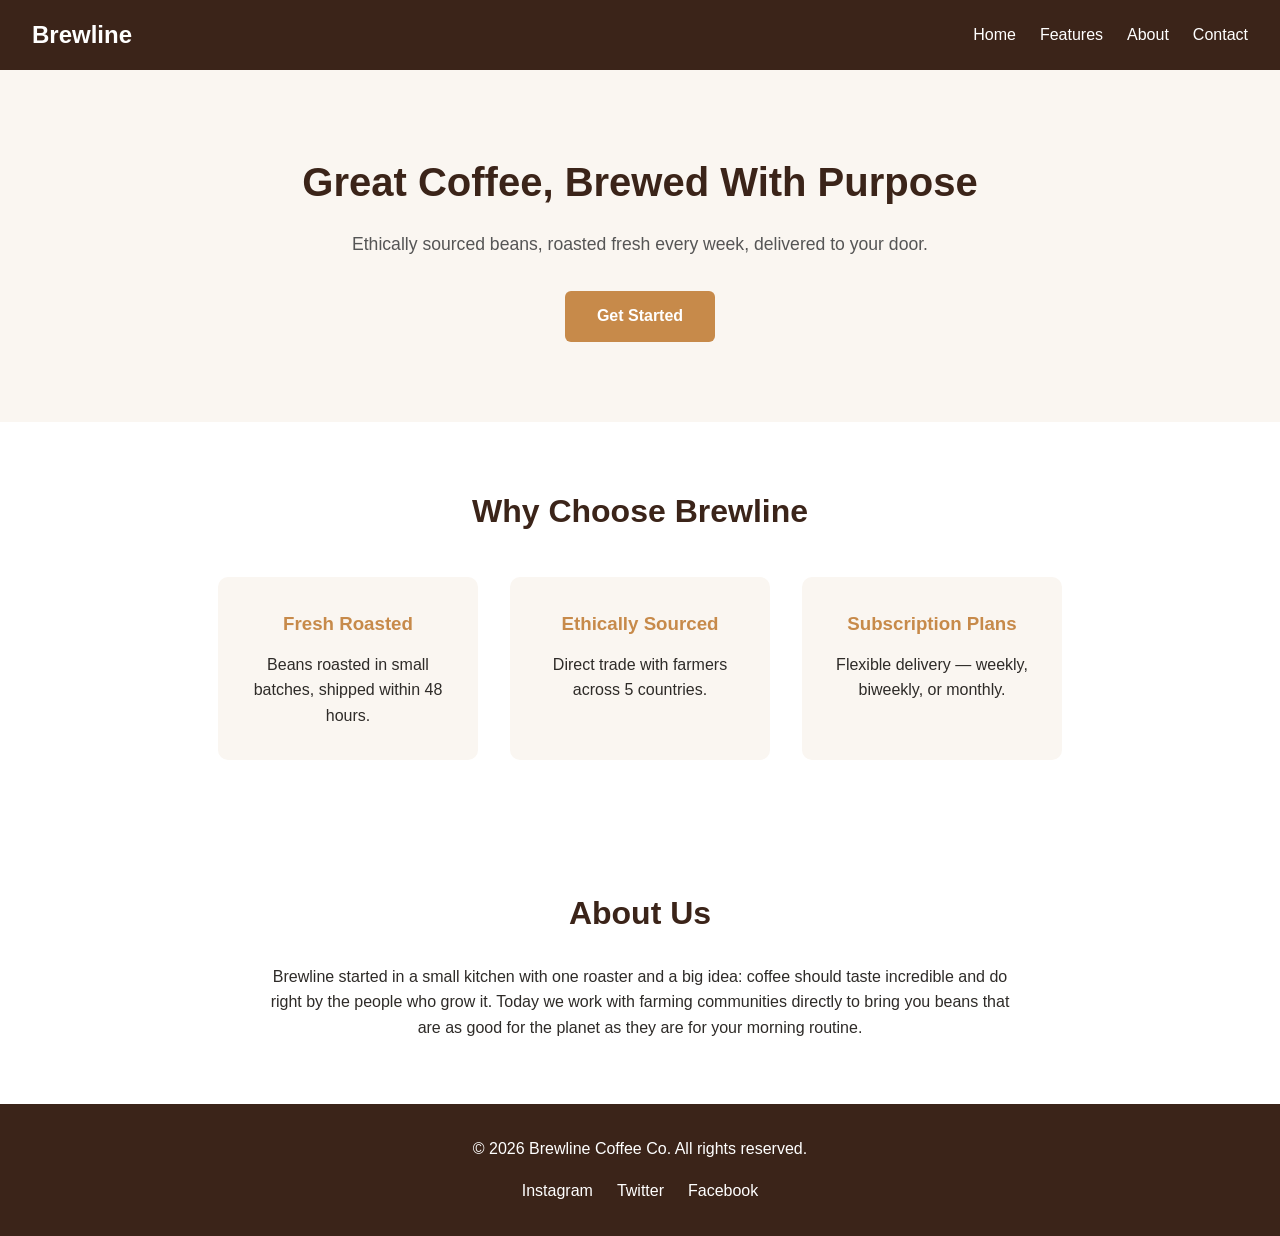
<file: WebDev-L1-LandingPage/index.html>
<!DOCTYPE html>
<html lang="en">
<head>
  <meta charset="UTF-8" />
  <meta name="viewport" content="width=device-width, initial-scale=1.0" />
  <title>Brewline Coffee Co.</title>
  <link rel="stylesheet" href="style.css" />
</head>
<body>

  <!-- NAVIGATION BAR -->
  <header class="navbar">
    <div class="logo">Brewline</div>
    <nav>
      <ul class="nav-links">
        <li><a href="#hero">Home</a></li>
        <li><a href="#features">Features</a></li>
        <li><a href="#about">About</a></li>
        <li><a href="#footer">Contact</a></li>
      </ul>
    </nav>
  </header>

  <!-- HERO SECTION -->
  <section id="hero" class="hero">
    <h1>Great Coffee, Brewed With Purpose</h1>
    <p>Ethically sourced beans, roasted fresh every week, delivered to your door.</p>
    <a href="#features" class="cta-btn">Get Started</a>
  </section>

  <!-- FEATURES SECTION -->
  <section id="features" class="features">
    <h2>Why Choose Brewline</h2>
    <div class="feature-cards">
      <div class="card">
        <h3>Fresh Roasted</h3>
        <p>Beans roasted in small batches, shipped within 48 hours.</p>
      </div>
      <div class="card">
        <h3>Ethically Sourced</h3>
        <p>Direct trade with farmers across 5 countries.</p>
      </div>
      <div class="card">
        <h3>Subscription Plans</h3>
        <p>Flexible delivery — weekly, biweekly, or monthly.</p>
      </div>
    </div>
  </section>

  <!-- ABOUT SECTION -->
  <section id="about" class="about">
    <h2>About Us</h2>
    <p>
      Brewline started in a small kitchen with one roaster and a big idea:
      coffee should taste incredible and do right by the people who grow it.
      Today we work with farming communities directly to bring you beans
      that are as good for the planet as they are for your morning routine.
    </p>
  </section>

  <!-- FOOTER -->
  <footer id="footer" class="footer">
    <p>&copy; 2026 Brewline Coffee Co. All rights reserved.</p>
    <div class="socials">
      <a href="#">Instagram</a>
      <a href="#">Twitter</a>
      <a href="#">Facebook</a>
    </div>
  </footer>

</body>
</html>
</file>
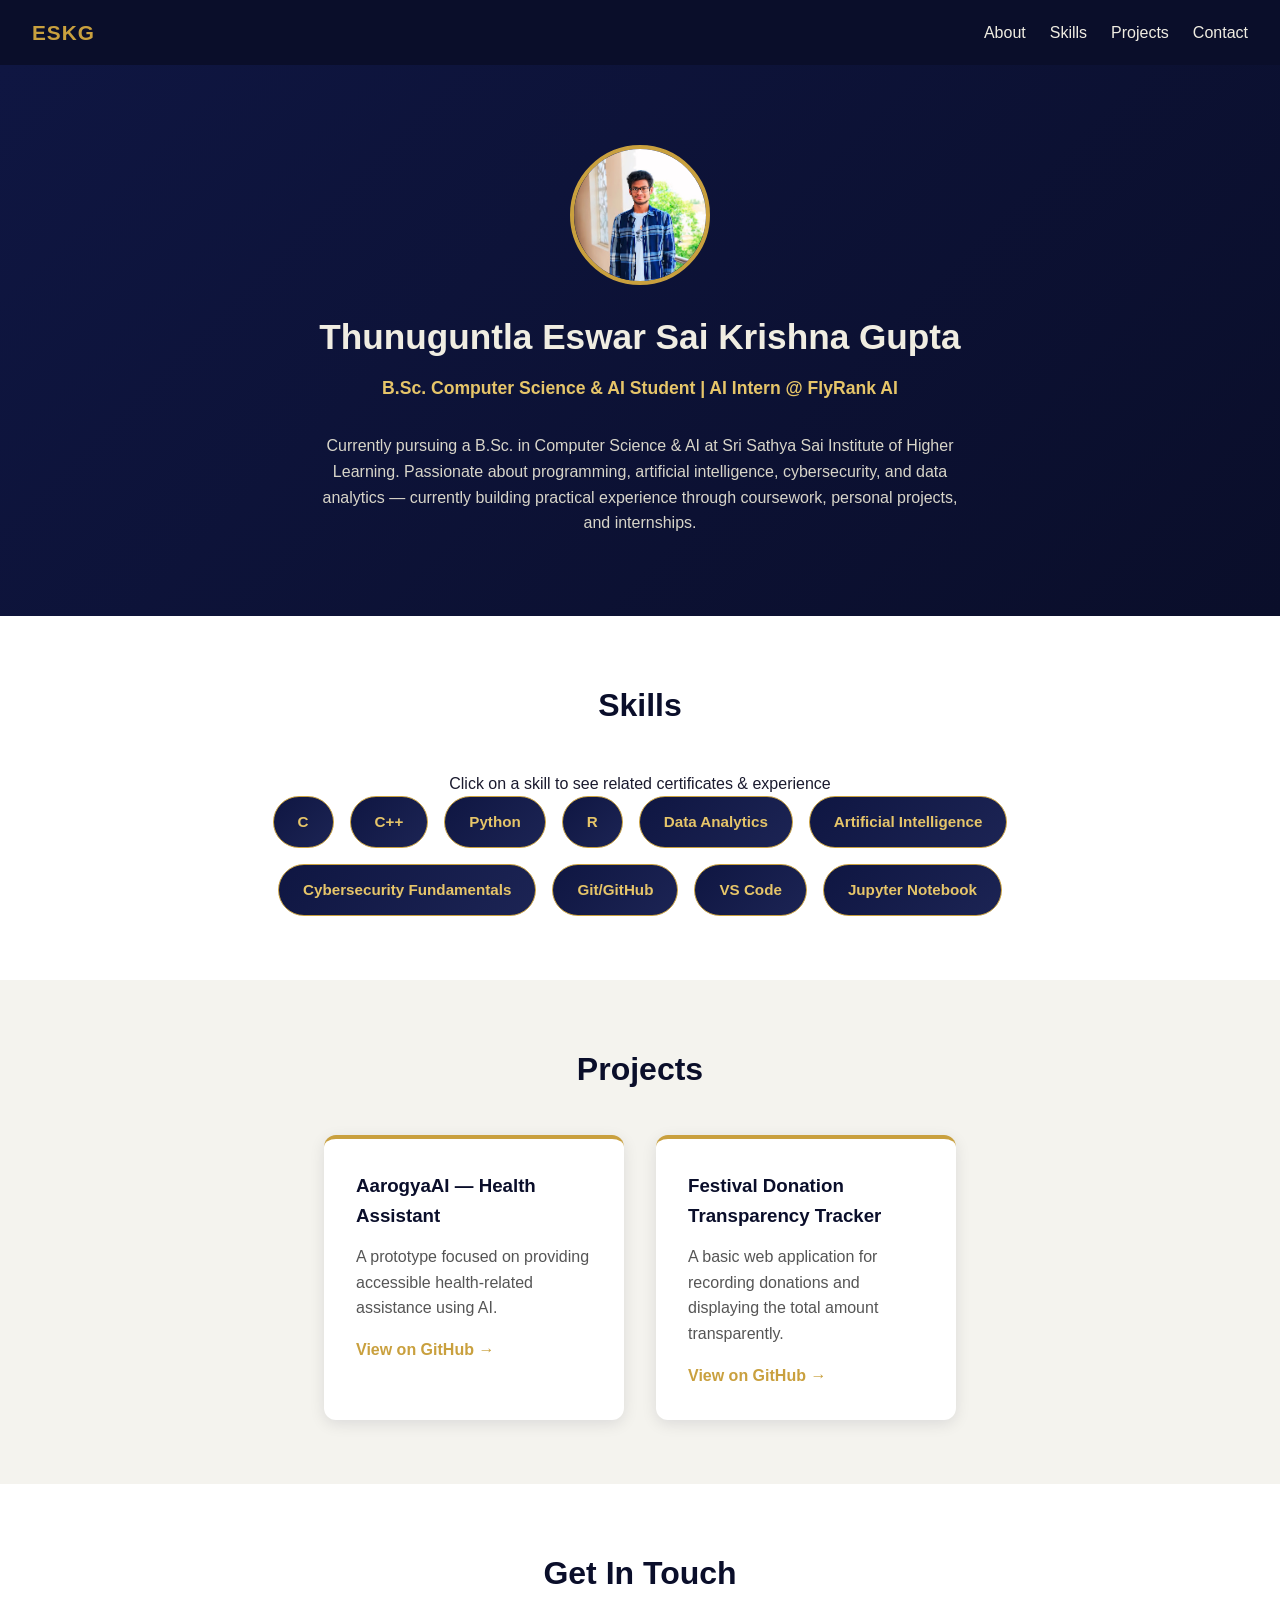
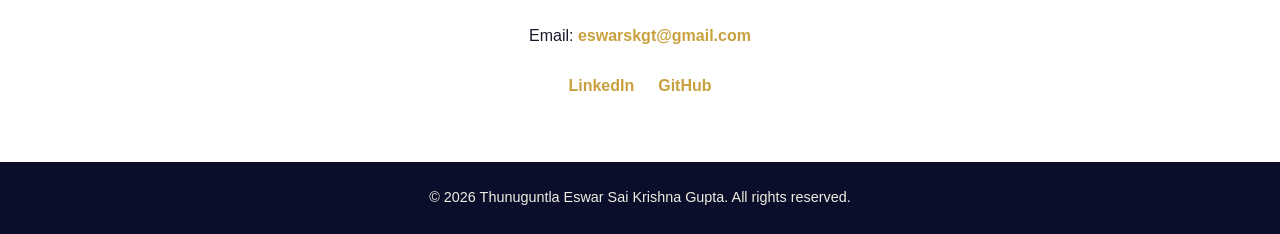
<file: WebDev-L1-PersonalPortfolio/index.html>
<!DOCTYPE html>
<html lang="en">
<head>
  <meta charset="UTF-8" />
  <meta name="viewport" content="width=device-width, initial-scale=1.0" />
  <title>Eswar Sai Krishna Gupta — Portfolio</title>
  <link rel="stylesheet" href="style.css" />
</head>
<body>

  <!-- NAVIGATION BAR -->
  <header class="navbar">
    <div class="logo">ESKG</div>
    <nav>
      <ul class="nav-links">
        <li><a href="#about">About</a></li>
        <li><a href="#skills">Skills</a></li>
        <li><a href="#projects">Projects</a></li>
        <li><a href="#contact">Contact</a></li>
      </ul>
    </nav>
  </header>

  <!-- PROFILE / HERO SECTION -->
  <section id="about" class="hero">
    <div class="avatar">
      <img src="photo.jpg" alt="Thunuguntla Eswar Sai Krishna Gupta">
    </div>
    <h1>Thunuguntla Eswar Sai Krishna Gupta</h1>
    <p class="role-title">B.Sc. Computer Science & AI Student | AI Intern @ FlyRank AI</p>
    <p class="about-text">
      Currently pursuing a B.Sc. in Computer Science & AI at Sri Sathya Sai Institute
      of Higher Learning. Passionate about programming, artificial intelligence,
      cybersecurity, and data analytics — currently building practical experience
      through coursework, personal projects, and internships.
    </p>
  </section>

  <!-- SKILLS SECTION -->
  <section id="skills" class="skills">
    <h2>Skills</h2>
    <p class="skills-hint">Click on a skill to see related certificates & experience</p>
    <div class="skills-grid">
      <div class="skill-item" onclick="toggleSkillInfo('c')">C</div>
      <div class="skill-item" onclick="toggleSkillInfo('cpp')">C++</div>
      <div class="skill-item" onclick="toggleSkillInfo('python')">Python</div>
      <div class="skill-item" onclick="toggleSkillInfo('r')">R</div>
      <div class="skill-item" onclick="toggleSkillInfo('data')">Data Analytics</div>
      <div class="skill-item" onclick="toggleSkillInfo('ai')">Artificial Intelligence</div>
      <div class="skill-item" onclick="toggleSkillInfo('cyber')">Cybersecurity Fundamentals</div>
      <div class="skill-item" onclick="toggleSkillInfo('git')">Git/GitHub</div>
      <div class="skill-item" onclick="toggleSkillInfo('vscode')">VS Code</div>
      <div class="skill-item" onclick="toggleSkillInfo('jupyter')">Jupyter Notebook</div>
    </div>

    <!-- INFO BOX (hidden by default, shown when a skill is clicked) -->
    <div id="skill-info-box" class="skill-info-box" style="display: none;">
      <button class="close-btn" onclick="closeSkillInfo()">&times;</button>
      <h3 id="skill-info-title"></h3>
      <p id="skill-info-content"></p>
      <div id="skill-info-cert"></div>
    </div>
  </section>

  <!-- PROJECTS SECTION -->
  <section id="projects" class="projects">
    <h2>Projects</h2>
    <div class="project-cards">
      <div class="project-card">
        <h3>AarogyaAI — Health Assistant</h3>
        <p>A prototype focused on providing accessible health-related assistance using AI.</p>
        <a href="#" class="project-link">View on GitHub →</a>
      </div>
      <div class="project-card">
        <h3>Festival Donation Transparency Tracker</h3>
        <p>A basic web application for recording donations and displaying the total amount transparently.</p>
        <a href="#" class="project-link">View on GitHub →</a>
      </div>
    </div>
  </section>

  <!-- CONTACT SECTION -->
  <section id="contact" class="contact">
    <h2>Get In Touch</h2>
    <p>Email: <a href="mailto:eswarskgt@gmail.com">eswarskgt@gmail.com</a></p>
    <div class="socials">
      <a href="https://linkedin.com/in/eswarsaikrishnaguptathunuguntla" target="_blank">LinkedIn</a>
      <a href="#" target="_blank">GitHub</a>
    </div>
  </section>

  <footer class="footer">
    <p>&copy; 2026 Thunuguntla Eswar Sai Krishna Gupta. All rights reserved.</p>
  </footer>

  <!-- JAVASCRIPT: Skills click-to-show info -->
  <script>
    const skillData = {
      c: {
        title: "C Programming",
        content: "Certificate in C-Language — SiCE Computer Education. Used in academic coursework covering programming fundamentals.",
        certLink: "C_Language_Certificate.png"
      },
      cpp: {
        title: "C++ Programming",
        content: "C++ Programming Language — MindLuster. Applied in coursework and problem-solving exercises."
      },
      python: {
        title: "Python Programming",
        content: "Certificate in Python — SiCE Computer Education. Actively used in AI/ML coursework and personal projects like AarogyaAI.",
        certLink: "Python_Certificate.png"
      },
      r: {
        title: "R Programming",
        content: "Studied as part of Data Analytics coursework at Sri Sathya Sai Institute of Higher Learning — used for statistical analysis and visualization."
      },
      data: {
        title: "Data Analytics",
        content: "Coursework in Data Analytics covering data analysis and visualization techniques as part of the B.Sc. CS & AI program."
      },
      ai: {
        title: "Artificial Intelligence",
        content: "Currently working as an AI Intern at FlyRank AI (Backend AI Engineering), applying AI concepts to real-world backend projects. Also completed 'Prompt Engineering for Everyone' — Cognitive Class.",
        certLink: "Prompt_Engineering_Certificate.pdf"
      },
      cyber: {
        title: "Cybersecurity Fundamentals",
        content: "Studied as part of academic coursework — covering foundational security concepts and best practices."
      },
      git: {
        title: "Git & GitHub",
        content: "Used for version control and project submissions, including internship task repositories (e.g., OIBSIP)."
      },
      vscode: {
        title: "VS Code",
        content: "Primary code editor used for all programming coursework and personal/internship projects."
      },
      jupyter: {
        title: "Jupyter Notebook",
        content: "Used for data analytics and Python-based project work, including exploratory data analysis."
      }
    };

    function toggleSkillInfo(skillKey) {
      const box = document.getElementById('skill-info-box');
      const title = document.getElementById('skill-info-title');
      const content = document.getElementById('skill-info-content');
      const certArea = document.getElementById('skill-info-cert');

      const data = skillData[skillKey];
      title.textContent = data.title;
      content.textContent = data.content;

      if (data.certLink) {
        certArea.innerHTML = `<a href="${data.certLink}" target="_blank" class="cert-link">📄 View Certificate</a>`;
      } else {
        certArea.innerHTML = '';
      }

      box.style.display = 'block';
      box.scrollIntoView({ behavior: 'smooth', block: 'nearest' });
    }

    function closeSkillInfo() {
      document.getElementById('skill-info-box').style.display = 'none';
    }
  </script>

</body>
</html>
</file>
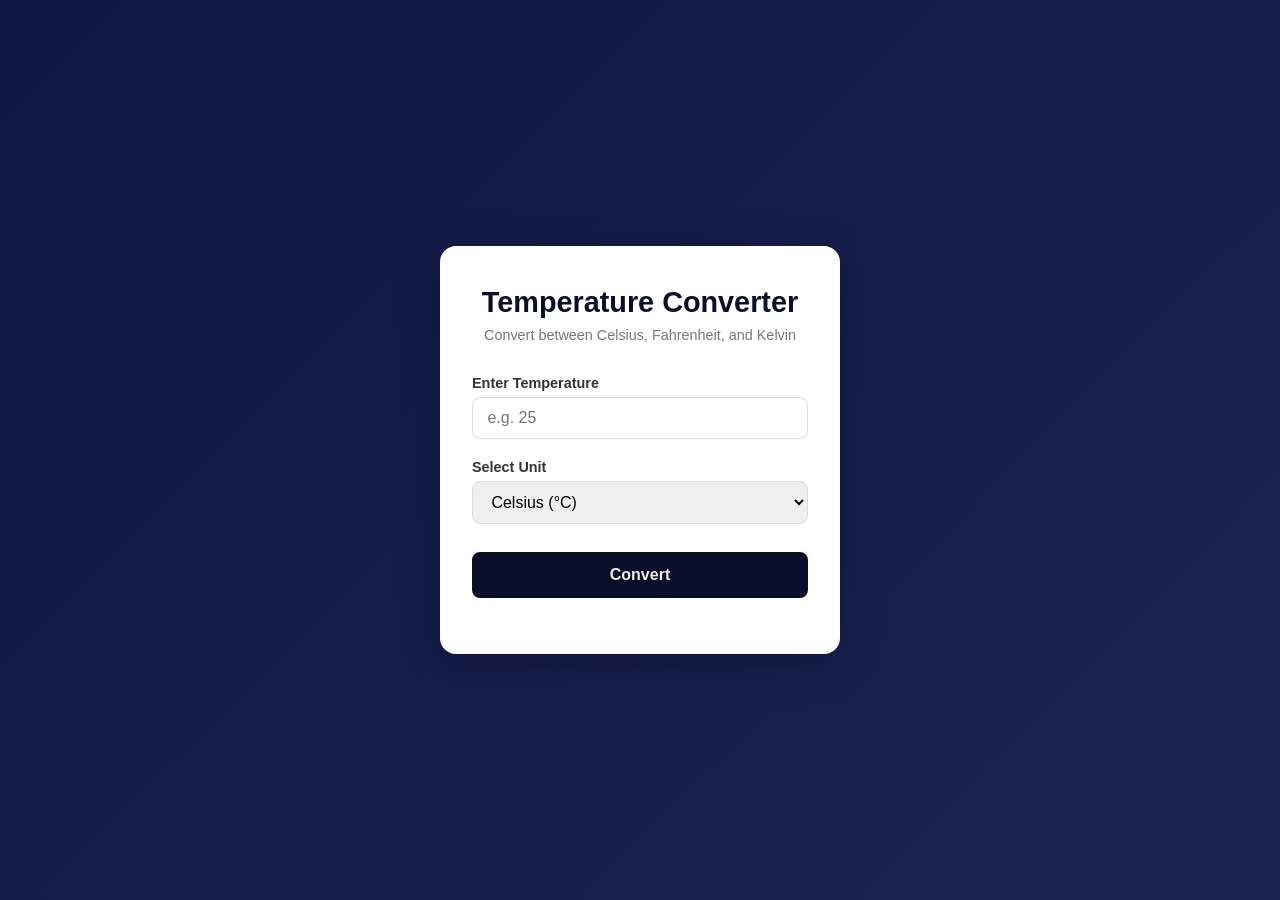
<file: WebDev-L1-TemperatureConverter/index.html>
<!DOCTYPE html>
<html lang="en">
<head>
  <meta charset="UTF-8" />
  <meta name="viewport" content="width=device-width, initial-scale=1.0" />
  <title>Temperature Converter</title>
  <link rel="stylesheet" href="style.css" />
</head>
<body>

  <div class="converter-card">
    <h1>Temperature Converter</h1>
    <p class="subtitle">Convert between Celsius, Fahrenheit, and Kelvin</p>

    <div class="input-group">
      <label for="tempValue">Enter Temperature</label>
      <input type="text" id="tempValue" placeholder="e.g. 25" />
    </div>

    <div class="input-group">
      <label for="unitSelect">Select Unit</label>
      <select id="unitSelect">
        <option value="celsius">Celsius (°C)</option>
        <option value="fahrenheit">Fahrenheit (°F)</option>
        <option value="kelvin">Kelvin (K)</option>
      </select>
    </div>

    <button onclick="convertTemperature()" class="convert-btn">Convert</button>

    <div id="errorMessage" class="error-message"></div>

    <div id="resultBox" class="result-box" style="display: none;">
      <div class="result-row">
        <span class="result-label">Celsius:</span>
        <span id="resultCelsius" class="result-value"></span>
      </div>
      <div class="result-row">
        <span class="result-label">Fahrenheit:</span>
        <span id="resultFahrenheit" class="result-value"></span>
      </div>
      <div class="result-row">
        <span class="result-label">Kelvin:</span>
        <span id="resultKelvin" class="result-value"></span>
      </div>
    </div>
  </div>

  <script>
    // Format a number to 2 decimals, and avoid showing "-0.00"
    function formatNumber(n) {
      const text = n.toFixed(2);
      return text === '-0.00' ? '0.00' : text;
    }

    function convertTemperature() {
      const inputVal = document.getElementById('tempValue').value.trim();
      const unit = document.getElementById('unitSelect').value;
      const errorBox = document.getElementById('errorMessage');
      const resultBox = document.getElementById('resultBox');

      // Reset previous state
      errorBox.textContent = '';
      resultBox.style.display = 'none';

      // Validate: only plain numbers are allowed (e.g. 25, -40, 98.6, .5)
      // This rejects empty input, letters, hex like 0x10, and the word "Infinity"
      const validNumber = /^[+-]?(\d+(\.\d*)?|\.\d+)$/;
      if (!validNumber.test(inputVal)) {
        errorBox.textContent = 'Please enter a valid number.';
        return;
      }

      const value = Number(inputVal);

      // Guard against numbers so large they overflow to Infinity
      if (!Number.isFinite(value)) {
        errorBox.textContent = 'That number is too large. Please enter a smaller value.';
        return;
      }

      let celsius, fahrenheit, kelvin;

      // Convert input value to Celsius first (as a common base)
      if (unit === 'celsius') {
        celsius = value;
      } else if (unit === 'fahrenheit') {
        celsius = (value - 32) * (5 / 9);
      } else if (unit === 'kelvin') {
        celsius = value - 273.15;
      }

      // Check for absolute zero violation.
      // A tiny tolerance (1e-9) stops decimal rounding errors from rejecting
      // exact absolute zero, e.g. -459.67 °F.
      const ABSOLUTE_ZERO_C = -273.15;
      if (celsius < ABSOLUTE_ZERO_C - 1e-9) {
        errorBox.textContent = 'Temperature cannot be below absolute zero (-273.15°C).';
        return;
      }

      // Now calculate all three units from Celsius
      fahrenheit = (celsius * 9 / 5) + 32;
      kelvin = celsius + 273.15;

      // Display results, rounded to 2 decimal places
      document.getElementById('resultCelsius').textContent = formatNumber(celsius) + ' °C';
      document.getElementById('resultFahrenheit').textContent = formatNumber(fahrenheit) + ' °F';
      document.getElementById('resultKelvin').textContent = formatNumber(kelvin) + ' K';

      resultBox.style.display = 'block';
    }
  </script>

</body>
</html>
</file>
<file: WebDev-L1-LandingPage/style.css>
/* ---- RESET / BASE SETTINGS ---- */
* {
  margin: 0;
  padding: 0;
  box-sizing: border-box;
}

body {
  font-family: 'Segoe UI', Arial, sans-serif;
  color: #2e2b28;
  line-height: 1.6;
}

/* ---- COLOR PALETTE ---- */
:root {
  --brand-dark: #3b2419;
  --brand-accent: #c78a4a;
  --brand-bg-light: #faf6f1;
  --brand-bg-white: #ffffff;
}

/* ---- NAVBAR ---- */
.navbar {
  position: sticky;
  top: 0;
  display: flex;
  justify-content: space-between;
  align-items: center;
  padding: 1rem 2rem;
  background-color: var(--brand-dark);
  color: white;
  z-index: 100;
}

.logo {
  font-size: 1.5rem;
  font-weight: bold;
}

.nav-links {
  list-style: none;
  display: flex;
  gap: 1.5rem;
}

.nav-links a {
  color: white;
  text-decoration: none;
  font-size: 1rem;
}

.nav-links a:hover {
  color: var(--brand-accent);
}

/* ---- HERO SECTION ---- */
.hero {
  background-color: var(--brand-bg-light);
  text-align: center;
  padding: 5rem 1.5rem;
}

.hero h1 {
  font-size: 2.5rem;
  margin-bottom: 1rem;
  color: var(--brand-dark);
}

.hero p {
  font-size: 1.1rem;
  margin-bottom: 2rem;
  color: #555;
}

.cta-btn {
  display: inline-block;
  background-color: var(--brand-accent);
  color: white;
  padding: 0.8rem 2rem;
  border-radius: 6px;
  text-decoration: none;
  font-weight: bold;
  transition: background-color 0.2s ease;
}

.cta-btn:hover {
  background-color: var(--brand-dark);
}

/* ---- FEATURES SECTION ---- */
.features {
  padding: 4rem 1.5rem;
  text-align: center;
  background-color: var(--brand-bg-white);
}

.features h2 {
  font-size: 2rem;
  margin-bottom: 2.5rem;
  color: var(--brand-dark);
}

.feature-cards {
  display: flex;
  flex-wrap: wrap;
  justify-content: center;
  gap: 2rem;
}

.card {
  background-color: var(--brand-bg-light);
  padding: 2rem;
  border-radius: 10px;
  width: 260px;
}

.card h3 {
  margin-bottom: 0.8rem;
  color: var(--brand-accent);
}

/* ---- ABOUT SECTION ---- */
.about {
  padding: 4rem 1.5rem;
  max-width: 800px;
  margin: 0 auto;
  text-align: center;
}

.about h2 {
  font-size: 2rem;
  margin-bottom: 1.5rem;
  color: var(--brand-dark);
}

/* ---- FOOTER ---- */
.footer {
  background-color: var(--brand-dark);
  color: white;
  text-align: center;
  padding: 2rem 1.5rem;
}

.socials {
  margin-top: 1rem;
  display: flex;
  justify-content: center;
  gap: 1.5rem;
}

.socials a {
  color: white;
  text-decoration: none;
}

.socials a:hover {
  color: var(--brand-accent);
}

/* ---- RESPONSIVE: MOBILE SCREENS ---- */
@media (max-width: 600px) {
  .navbar {
    flex-direction: column;
    gap: 0.8rem;
  }
  .nav-links {
    gap: 1rem;
  }
  .hero h1 {
    font-size: 1.8rem;
  }
}
</file>
<file: WebDev-L1-PersonalPortfolio/style.css>
/* ---- RESET / BASE ---- */
* {
  margin: 0;
  padding: 0;
  box-sizing: border-box;
}

html {
  scroll-behavior: smooth;
}

body {
  font-family: 'Segoe UI', Arial, sans-serif;
  color: #1a1a2e;
  line-height: 1.6;
}

/* ---- COLOR PALETTE (dark navy / gold premium theme) ---- */
:root {
  --primary-dark: #0a0e2a;
  --primary-accent: #c9a03e;
  --primary-accent-light: #e6c569;
  --gradient-start: #0f1642;
  --gradient-end: #1c2454;
  --bg-light: #f4f3ee;
  --bg-white: #ffffff;
  --text-cream: #f0ede2;
}

/* ---- NAVBAR ---- */
.navbar {
  position: sticky;
  top: 0;
  display: flex;
  justify-content: space-between;
  align-items: center;
  padding: 1rem 2rem;
  background-color: var(--primary-dark);
  color: var(--text-cream);
  z-index: 100;
}

.logo {
  font-size: 1.3rem;
  font-weight: bold;
  letter-spacing: 1px;
  color: var(--primary-accent);
}

.nav-links {
  list-style: none;
  display: flex;
  gap: 1.5rem;
}

.nav-links a {
  color: var(--text-cream);
  text-decoration: none;
}

.nav-links a:hover {
  color: var(--primary-accent);
}

/* ---- HERO / PROFILE SECTION (animated navy gradient) ---- */
.hero {
  background: linear-gradient(135deg, var(--gradient-start), var(--primary-dark), var(--gradient-end), var(--gradient-start));
  background-size: 300% 300%;
  animation: gradientShift 12s ease infinite;
  text-align: center;
  padding: 5rem 1.5rem;
  color: var(--text-cream);
}

@keyframes gradientShift {
  0% { background-position: 0% 50%; }
  50% { background-position: 100% 50%; }
  100% { background-position: 0% 50%; }
}

.avatar {
  width: 140px;
  height: 140px;
  border-radius: 50%;
  margin: 0 auto 1.5rem;
  border: 4px solid var(--primary-accent);
  overflow: hidden;
  display: flex;
  align-items: center;
  justify-content: center;
  background-color: rgba(255,255,255,0.1);
}

.avatar img {
  width: 100%;
  height: 100%;
  object-fit: cover;
}

.hero h1 {
  font-size: 2.2rem;
  margin-bottom: 0.5rem;
  color: var(--text-cream);
}

.role-title {
  font-size: 1.1rem;
  color: var(--primary-accent-light);
  font-weight: 600;
  margin-bottom: 1.5rem;
  display: inline-block;
  white-space: nowrap;
  overflow: hidden;
}

.about-text {
  max-width: 650px;
  margin: 0 auto;
  color: #d8d5c9;
}

/* ---- FADE-IN ON SCROLL ---- */
.fade-in-section {
  opacity: 0;
  transform: translateY(30px);
  transition: opacity 0.8s ease, transform 0.8s ease;
}

.fade-in-section.visible {
  opacity: 1;
  transform: translateY(0);
}

/* ---- SKILLS SECTION ---- */
.skills {
  padding: 4rem 1.5rem;
  text-align: center;
  background-color: var(--bg-white);
}

.skills h2 {
  font-size: 2rem;
  margin-bottom: 2.5rem;
  color: var(--primary-dark);
}

.skills-grid {
  display: flex;
  flex-wrap: wrap;
  justify-content: center;
  gap: 1rem;
  max-width: 800px;
  margin: 0 auto;
}

.skill-item {
  background: linear-gradient(135deg, var(--gradient-start), var(--gradient-end));
  color: var(--primary-accent-light);
  padding: 0.8rem 1.5rem;
  border-radius: 30px;
  font-weight: 600;
  font-size: 0.95rem;
  border: 1px solid var(--primary-accent);
  transition: transform 0.2s ease, box-shadow 0.2s ease;
}

.skill-item:hover {
  transform: scale(1.08);
  box-shadow: 0 4px 15px rgba(201, 160, 62, 0.4);
}

/* ---- PROJECTS SECTION ---- */
.projects {
  padding: 4rem 1.5rem;
  text-align: center;
  background-color: var(--bg-light);
}

.projects h2 {
  font-size: 2rem;
  margin-bottom: 2.5rem;
  color: var(--primary-dark);
}

.project-cards {
  display: flex;
  flex-wrap: wrap;
  justify-content: center;
  gap: 2rem;
}

.project-card {
  background-color: var(--bg-white);
  padding: 2rem;
  border-radius: 12px;
  width: 300px;
  text-align: left;
  box-shadow: 0 4px 15px rgba(10, 14, 42, 0.1);
  border-top: 4px solid var(--primary-accent);
  transition: transform 0.3s ease, box-shadow 0.3s ease;
}

.project-card:hover {
  transform: translateY(-8px) scale(1.02);
  box-shadow: 0 12px 30px rgba(201, 160, 62, 0.25);
}

.project-card h3 {
  color: var(--primary-dark);
  margin-bottom: 0.8rem;
}

.project-card p {
  color: #555;
  margin-bottom: 1rem;
}

.project-link {
  color: var(--primary-accent);
  text-decoration: none;
  font-weight: 600;
}

.project-link:hover {
  text-decoration: underline;
  color: var(--primary-accent-light);
}

/* ---- CONTACT SECTION ---- */
.contact {
  padding: 4rem 1.5rem;
  text-align: center;
  background-color: var(--bg-white);
}

.contact h2 {
  font-size: 2rem;
  margin-bottom: 1.5rem;
  color: var(--primary-dark);
}

.contact a {
  color: var(--primary-accent);
  text-decoration: none;
  font-weight: 600;
}

.contact a:hover {
  color: var(--primary-accent-light);
}

.socials {
  margin-top: 1.5rem;
  display: flex;
  justify-content: center;
  gap: 1.5rem;
}

/* ---- FOOTER ---- */
.footer {
  background-color: var(--primary-dark);
  color: var(--text-cream);
  text-align: center;
  padding: 1.5rem;
  font-size: 0.9rem;
}

/* ---- RESPONSIVE: MOBILE ---- */
@media (max-width: 600px) {
  .navbar {
    flex-direction: column;
    gap: 0.8rem;
  }
  .hero h1 {
    font-size: 1.6rem;
  }
  .role-title {
    white-space: normal;
    font-size: 1rem;
  }
  .project-card {
    width: 100%;
  }
}
</file>
<file: WebDev-L1-TemperatureConverter/style.css>
/* ---- RESET / BASE ---- */
* {
  margin: 0;
  padding: 0;
  box-sizing: border-box;
}

body {
  font-family: 'Segoe UI', Arial, sans-serif;
  background: linear-gradient(135deg, #0f1642, #1c2454);
  min-height: 100vh;
  display: flex;
  align-items: center;
  justify-content: center;
  padding: 1.5rem;
}

/* ---- CARD CONTAINER ---- */
.converter-card {
  background-color: #ffffff;
  border-radius: 16px;
  padding: 2.5rem 2rem;
  max-width: 400px;
  width: 100%;
  box-shadow: 0 10px 40px rgba(0,0,0,0.3);
  text-align: center;
}

h1 {
  color: #0a0e2a;
  font-size: 1.8rem;
  margin-bottom: 0.5rem;
}

.subtitle {
  color: #777;
  font-size: 0.9rem;
  margin-bottom: 2rem;
}

/* ---- INPUT GROUPS ---- */
.input-group {
  text-align: left;
  margin-bottom: 1.2rem;
}

.input-group label {
  display: block;
  font-size: 0.9rem;
  font-weight: 600;
  color: #333;
  margin-bottom: 0.4rem;
}

.input-group input,
.input-group select {
  width: 100%;
  padding: 0.7rem 0.9rem;
  border: 1px solid #ddd;
  border-radius: 8px;
  font-size: 1rem;
  outline: none;
  transition: border-color 0.2s ease;
}

.input-group input:focus,
.input-group select:focus {
  border-color: #c9a03e;
}

/* ---- CONVERT BUTTON ---- */
.convert-btn {
  width: 100%;
  background-color: #0a0e2a;
  color: #f0ede2;
  border: none;
  padding: 0.9rem;
  border-radius: 8px;
  font-size: 1rem;
  font-weight: 600;
  cursor: pointer;
  transition: background-color 0.2s ease;
  margin-top: 0.5rem;
}

.convert-btn:hover {
  background-color: #c9a03e;
  color: #0a0e2a;
}

/* ---- ERROR MESSAGE ---- */
.error-message {
  color: #d33;
  font-size: 0.9rem;
  margin-top: 1rem;
  font-weight: 600;
}

/* ---- RESULTS BOX ---- */
.result-box {
  margin-top: 1.5rem;
  background-color: #f4f3ee;
  border-radius: 10px;
  padding: 1.2rem;
  text-align: left;
}

.result-row {
  display: flex;
  justify-content: space-between;
  padding: 0.4rem 0;
  border-bottom: 1px solid #e0ddd3;
}

.result-row:last-child {
  border-bottom: none;
}

.result-label {
  font-weight: 600;
  color: #555;
}

.result-value {
  font-weight: 700;
  color: #0a0e2a;
}

/* ---- RESPONSIVE ---- */
@media (max-width: 480px) {
  .converter-card {
    padding: 2rem 1.5rem;
  }
  h1 {
    font-size: 1.5rem;
  }
}
</file>
